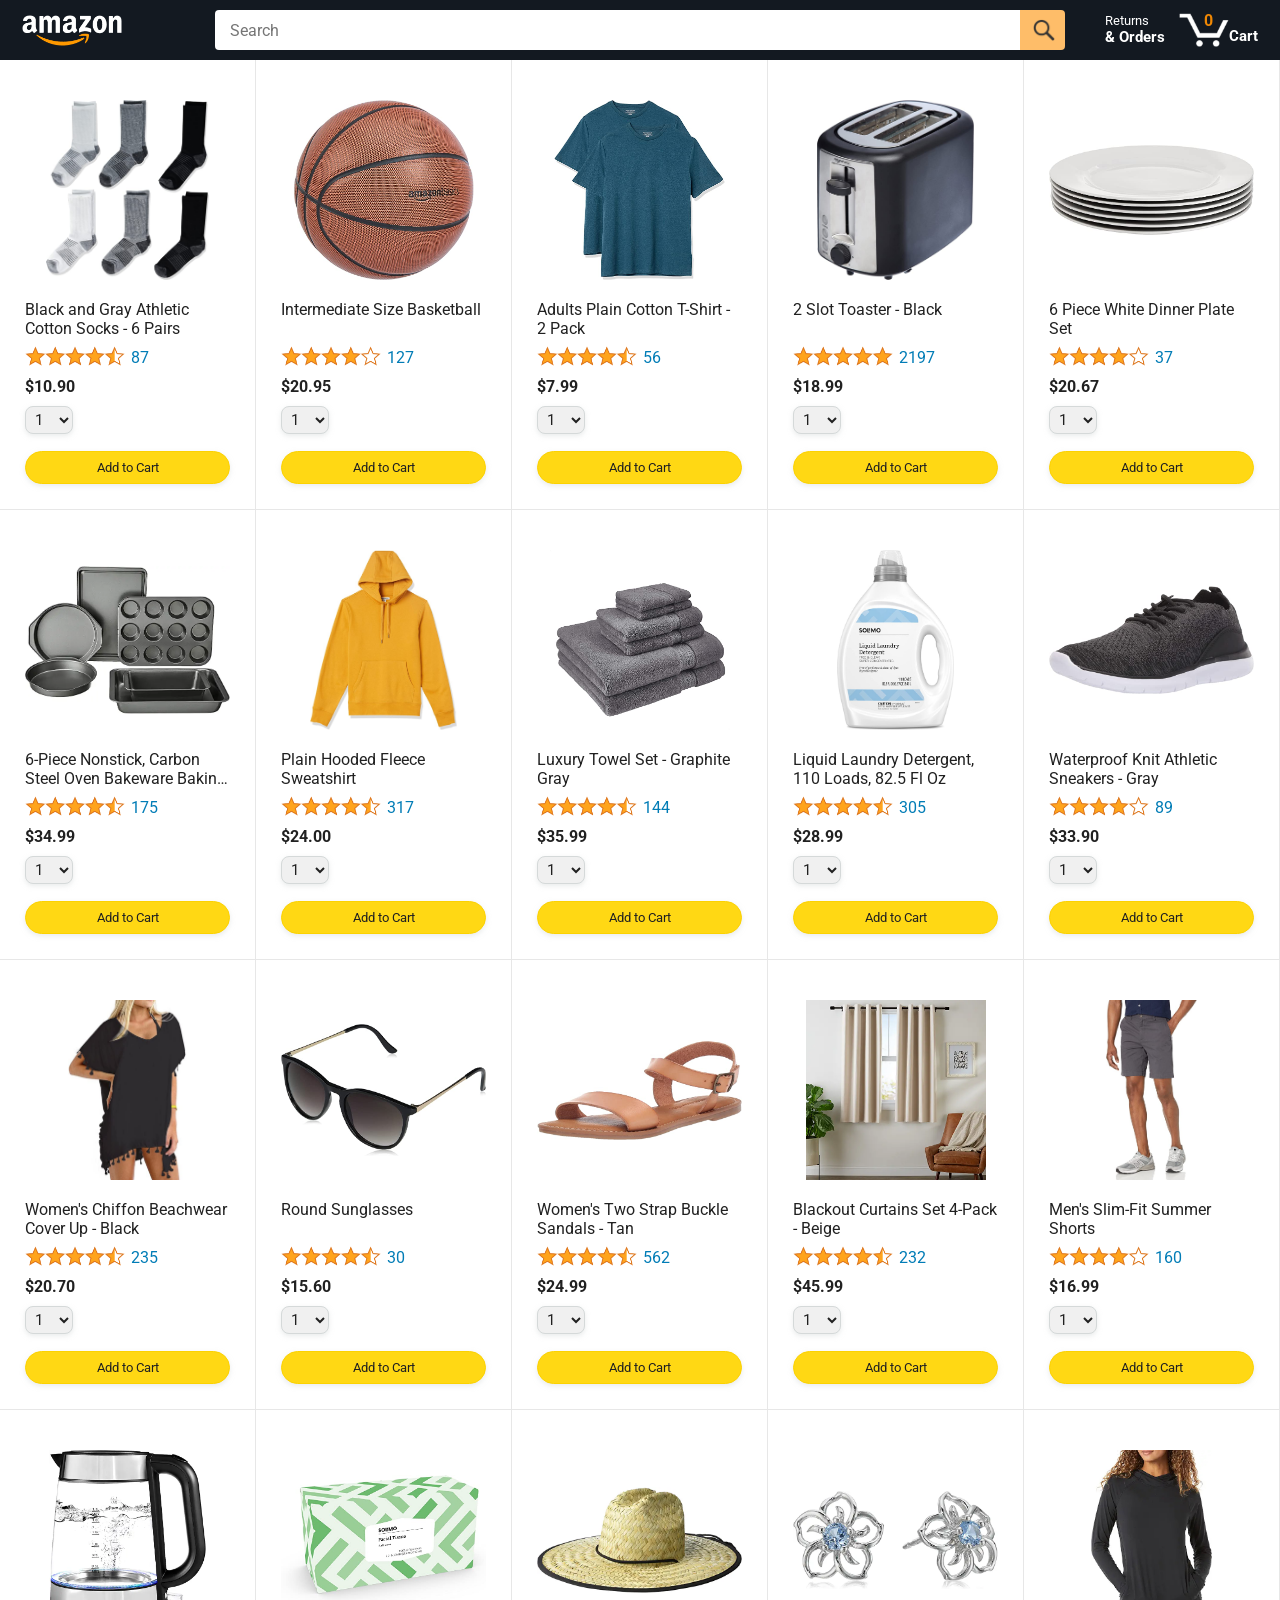
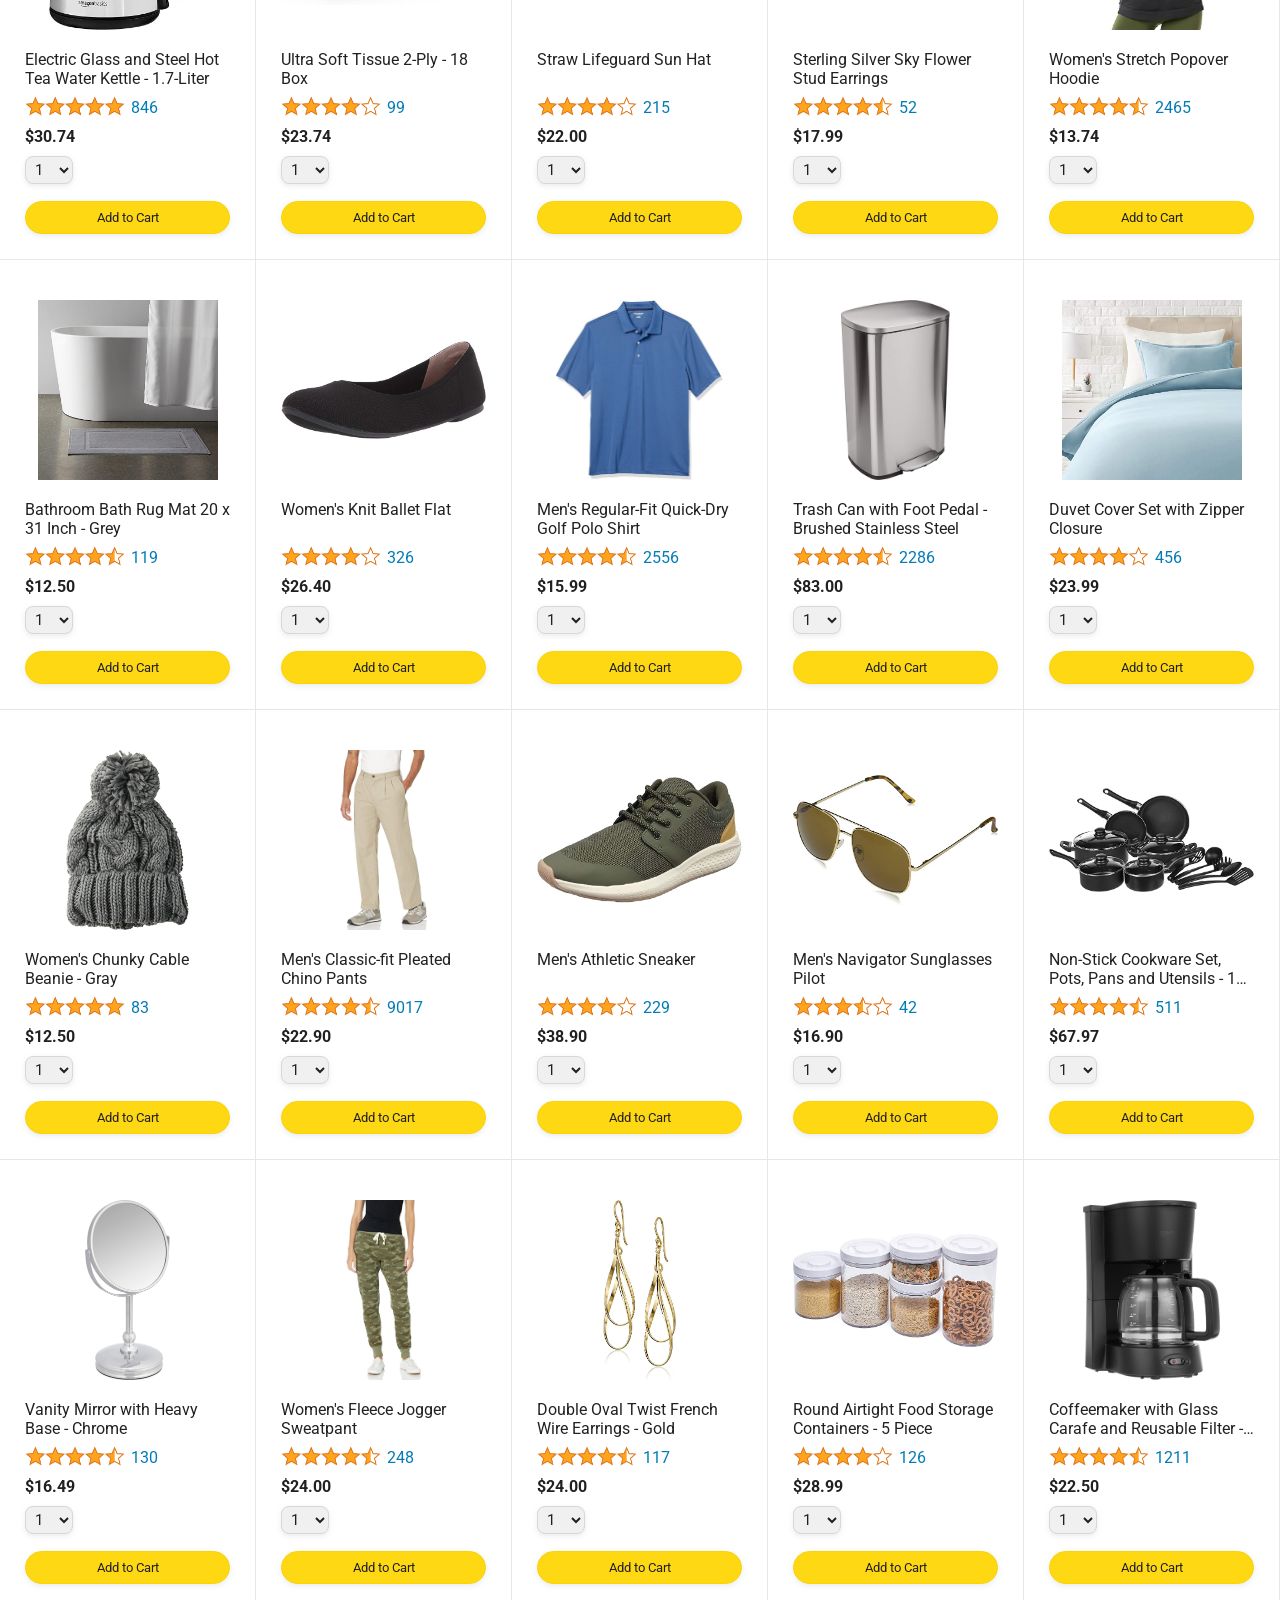
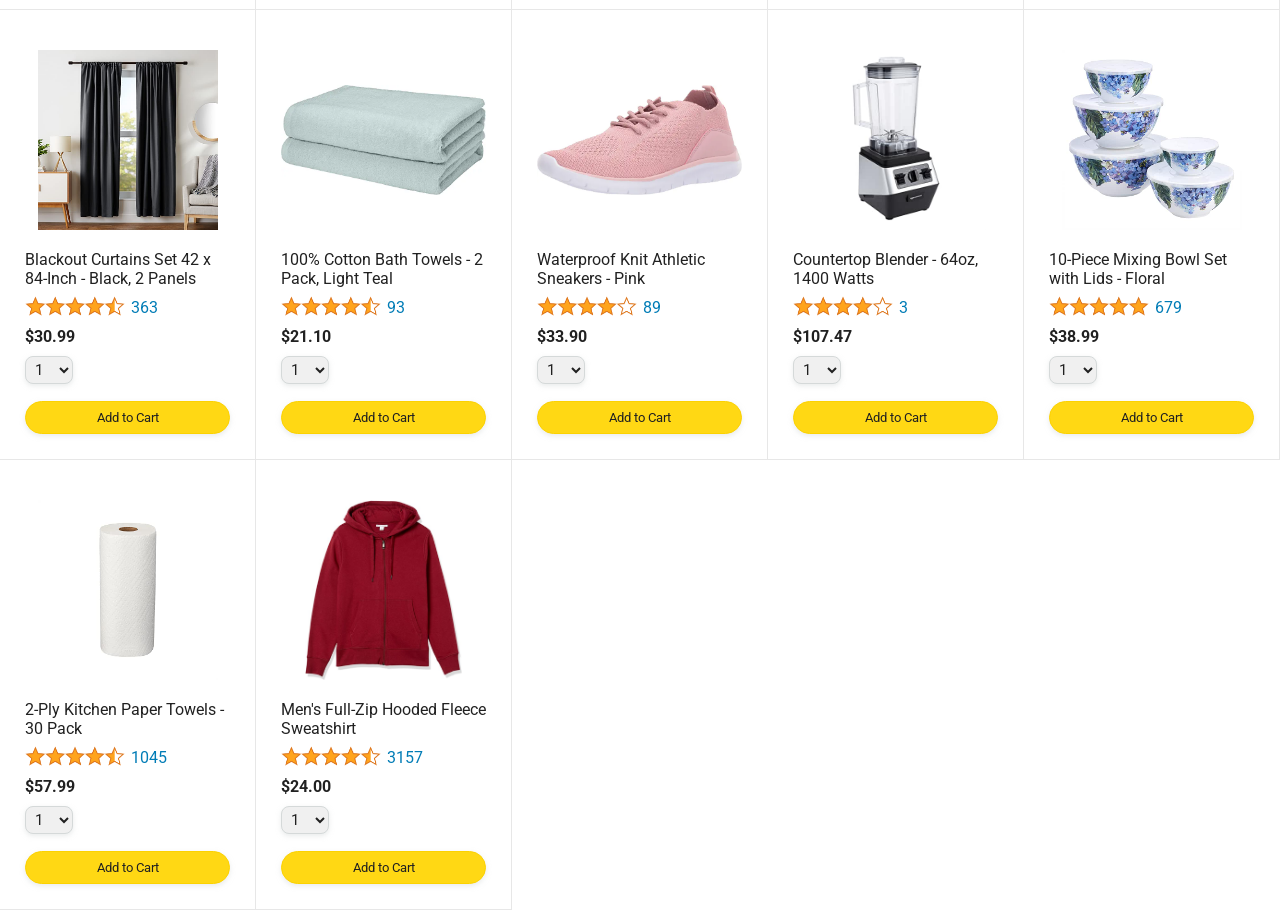
<file: index.html>
<!DOCTYPE html>
<html>
  <head>
    <title>Amazon Project</title>

    <meta name="viewport" content="width=device-width, initial-scale=1">

    <!-- Load a font called Roboto from Google Fonts -->
    <link rel="preconnect" href="https://fonts.googleapis.com">
    <link rel="preconnect" href="https://fonts.gstatic.com" crossorigin>
    <link href="https://fonts.googleapis.com/css2?family=Roboto:wght@400;500;700&display=swap" rel="stylesheet">

    
    <link rel="stylesheet" href="styles/shared/general.css">
    <link rel="stylesheet" href="styles/shared/amazon-header.css">
    <link rel="stylesheet" href="styles/pages/amazon.css">
  </head>



  <body>
    <div class="amazon-header">
      <div class="amazon-header-left-section">
        <a href="amazon.html" class="header-link">
          <img class="amazon-logo"
            src="images/amazon-logo-white.png">
          <img class="amazon-mobile-logo"
            src="images/amazon-mobile-logo-white.png">
        </a>
      </div>

      <div class="amazon-header-middle-section">
        <input class="search-bar" type="text" placeholder="Search">

        <button class="search-button">
          <img class="search-icon" src="images/icons/search-icon.png">
        </button>
      </div>

      <div class="amazon-header-right-section">
        <a class="orders-link header-link" href="orders.html">
          <span class="returns-text">Returns</span>
          <span class="orders-text">& Orders</span>
        </a>

        <a class="cart-link header-link" href="checkout.html">
          <img class="cart-icon" src="images/icons/cart-icon.png">
          <div class="cart-quantity js-cart-quantity">0     </div>
          <div class="cart-text">Cart</div>
        </a>
      </div>
    </div>
    
    <div class="main">
      <div class="products-grid 
      js-products-grid">
      </div>
    </div> 
   
    
    
    <script type="module" src="./scripts/amazon.js"></script>
  </body>
</html>
</file>
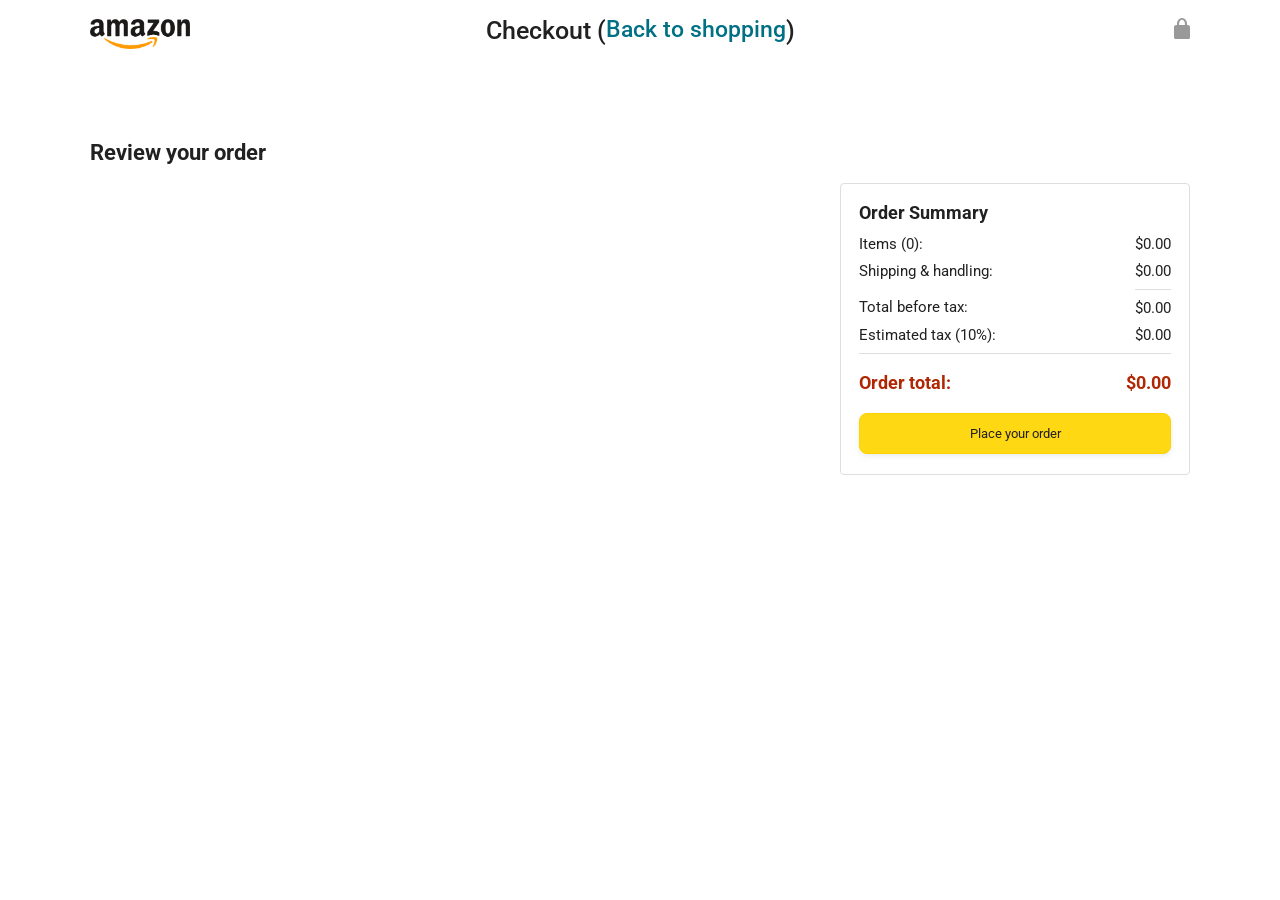
<file: checkout.html>
<!DOCTYPE html>
<html>
  <head>
    <title>Checkout</title>

    <meta name="viewport" content="width=device-width, initial-scale=1">

    <link rel="preconnect" href="https://fonts.googleapis.com">
    <link rel="preconnect" href="https://fonts.gstatic.com" crossorigin>
    <link href="https://fonts.googleapis.com/css2?family=Roboto:wght@400;500;700&display=swap" rel="stylesheet">

    <link rel="stylesheet" href="styles/shared/general.css">
    <link rel="stylesheet" href="styles/pages/checkout/checkout-header.css">
    <link rel="stylesheet" href="styles/pages/checkout/checkout.css">
  </head>

  <body>
    <div class="checkout-header">
      <div class="header-content">
        <div class="checkout-header-left-section">
          <a href="amazon.html">
            <img class="amazon-logo" src="images/amazon-logo.png">
            <img class="amazon-mobile-logo" src="images/amazon-mobile-logo.png">
          </a>
        </div>

        <div class="checkout-header-middle-section">
          Checkout (<a class="return-to-home-link" href="amazon.html">
            Back to shopping
          </a>)
        </div>

        <div class="checkout-header-right-section">
          <img src="images/icons/checkout-lock-icon.png">
        </div>
      </div>
    </div>

    <div class="main">
      <div class="page-title">Review your order</div>

      <div class="checkout-grid">

        <!-- cart items(dynamic) -->
        <div class="order-summary"></div>

        <!-- payment summary (dynamic) -->
        <div class="payment-summary"></div>

      </div>
    </div>

    <!-- connect checkout logic -->
    <script type="module" src="./scripts/checkout.js"></script>
  </body>
</html>
</file>
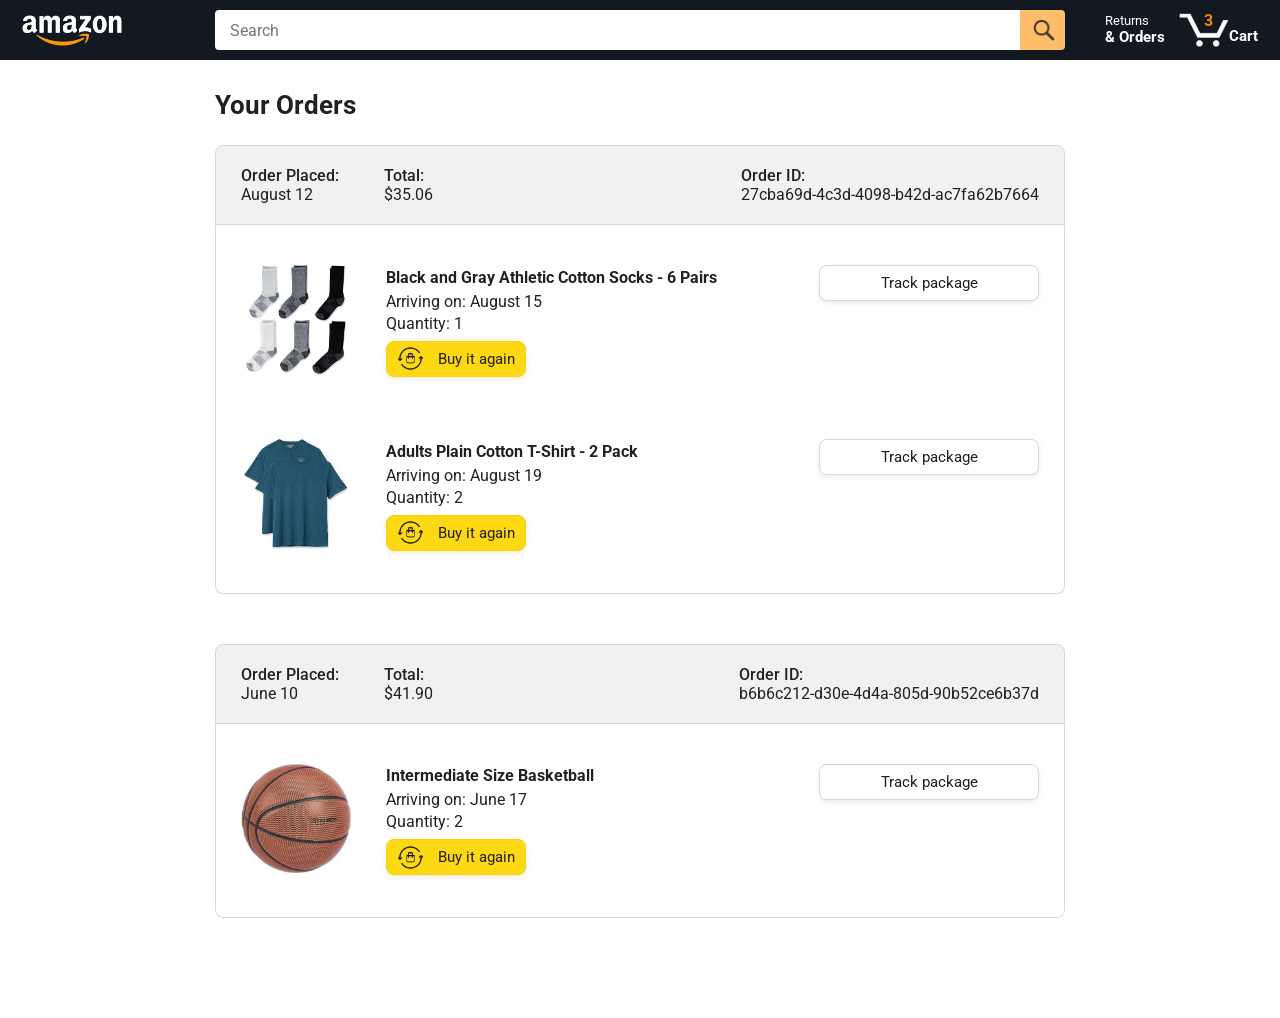
<file: orders.html>
<!DOCTYPE html>
<html>
  <head>
    <title>Orders</title>

    <!--Responsive design = make the website look good on
      smaller screen sizes like a phone or a tablet -->
    <meta name="viewport" content="width=device-width, initial-scale=1">

    
    <link rel="preconnect" href="https://fonts.googleapis.com">
    <link rel="preconnect" href="https://fonts.gstatic.com" crossorigin>
    <link href="https://fonts.googleapis.com/css2?family=Roboto:wght@400;500;700&display=swap" rel="stylesheet">

    
    <link rel="stylesheet" href="styles/shared/general.css">
    <link rel="stylesheet" href="styles/shared/amazon-header.css">
    <link rel="stylesheet" href="styles/pages/orders.css">
  </head>
  <body>
    <div class="amazon-header">
      <div class="amazon-header-left-section">
        <a href="amazon.html" class="header-link">
          <img class="amazon-logo"
            src="images/amazon-logo-white.png">
          <img class="amazon-mobile-logo"
            src="images/amazon-mobile-logo-white.png">
        </a>
      </div>

      <div class="amazon-header-middle-section">
        <input class="search-bar" type="text" placeholder="Search">

        <button class="search-button">
          <img class="search-icon" src="images/icons/search-icon.png">
        </button>
      </div>

      <div class="amazon-header-right-section">
        <a class="orders-link header-link" href="orders.html">
          <span class="returns-text">Returns</span>
          <span class="orders-text">& Orders</span>
        </a>

        <a class="cart-link header-link" href="checkout.html">
          <img class="cart-icon" src="images/icons/cart-icon.png">
          <div class="cart-quantity">3</div>
          <div class="cart-text">Cart</div>
        </a>
      </div>
    </div>

    <div class="main">
      <div class="page-title">Your Orders</div>

      <div class="orders-grid">
        <div class="order-container">
          
          <div class="order-header">
            <div class="order-header-left-section">
              <div class="order-date">
                <div class="order-header-label">Order Placed:</div>
                <div>August 12</div>
              </div>
              <div class="order-total">
                <div class="order-header-label">Total:</div>
                <div>$35.06</div>
              </div>
            </div>

            <div class="order-header-right-section">
              <div class="order-header-label">Order ID:</div>
              <div>27cba69d-4c3d-4098-b42d-ac7fa62b7664</div>
            </div>
          </div>

          <div class="order-details-grid">
            <div class="product-image-container">
              <img src="images/products/athletic-cotton-socks-6-pairs.jpg">
            </div>

            <div class="product-details">
              <div class="product-name">
                Black and Gray Athletic Cotton Socks - 6 Pairs
              </div>
              <div class="product-delivery-date">
                Arriving on: August 15
              </div>
              <div class="product-quantity">
                Quantity: 1
              </div>
              <button class="buy-again-button button-primary">
                <img class="buy-again-icon" src="images/icons/buy-again.png">
                <span class="buy-again-message">Buy it again</span>
              </button>
            </div>

            <div class="product-actions">
              <a href="tracking.html">
                <button class="track-package-button button-secondary">
                  Track package
                </button>
              </a>
            </div>

            <div class="product-image-container">
              <img src="images/products/adults-plain-cotton-tshirt-2-pack-teal.jpg">
            </div>

            <div class="product-details">
              <div class="product-name">
                Adults Plain Cotton T-Shirt - 2 Pack
              </div>
              <div class="product-delivery-date">
                Arriving on: August 19
              </div>
              <div class="product-quantity">
                Quantity: 2
              </div>
              <button class="buy-again-button button-primary">
                <img class="buy-again-icon" src="images/icons/buy-again.png">
                <span class="buy-again-message">Buy it again</span>
              </button>
            </div>

            <div class="product-actions">
              <a href="tracking.html">
                <button class="track-package-button button-secondary">
                  Track package
                </button>
              </a>
            </div>
          </div>
        </div>

        <div class="order-container">

          <div class="order-header">
            <div class="order-header-left-section">
              <div class="order-date">
                <div class="order-header-label">Order Placed:</div>
                <div>June 10</div>
              </div>
              <div class="order-total">
                <div class="order-header-label">Total:</div>
                <div>$41.90</div>
              </div>
            </div>

            <div class="order-header-right-section">
              <div class="order-header-label">Order ID:</div>
              <div>b6b6c212-d30e-4d4a-805d-90b52ce6b37d</div>
            </div>
          </div>

          <div class="order-details-grid">
            <div class="product-image-container">
              <img src="images/products/intermediate-composite-basketball.jpg">
            </div>

            <div class="product-details">
              <div class="product-name">
                Intermediate Size Basketball
              </div>
              <div class="product-delivery-date">
                Arriving on: June 17
              </div>
              <div class="product-quantity">
                Quantity: 2
              </div>
              <button class="buy-again-button button-primary">
                <img class="buy-again-icon" src="images/icons/buy-again.png">
                <span class="buy-again-message">Buy it again</span>
              </button>
            </div>

            <div class="product-actions">
              <a href="tracking.html">
                <button class="track-package-button button-secondary">
                  Track package
                </button>
              </a>
            </div>
          </div>
        </div>
      </div>
    </div>
  </body>
</html>
</file>
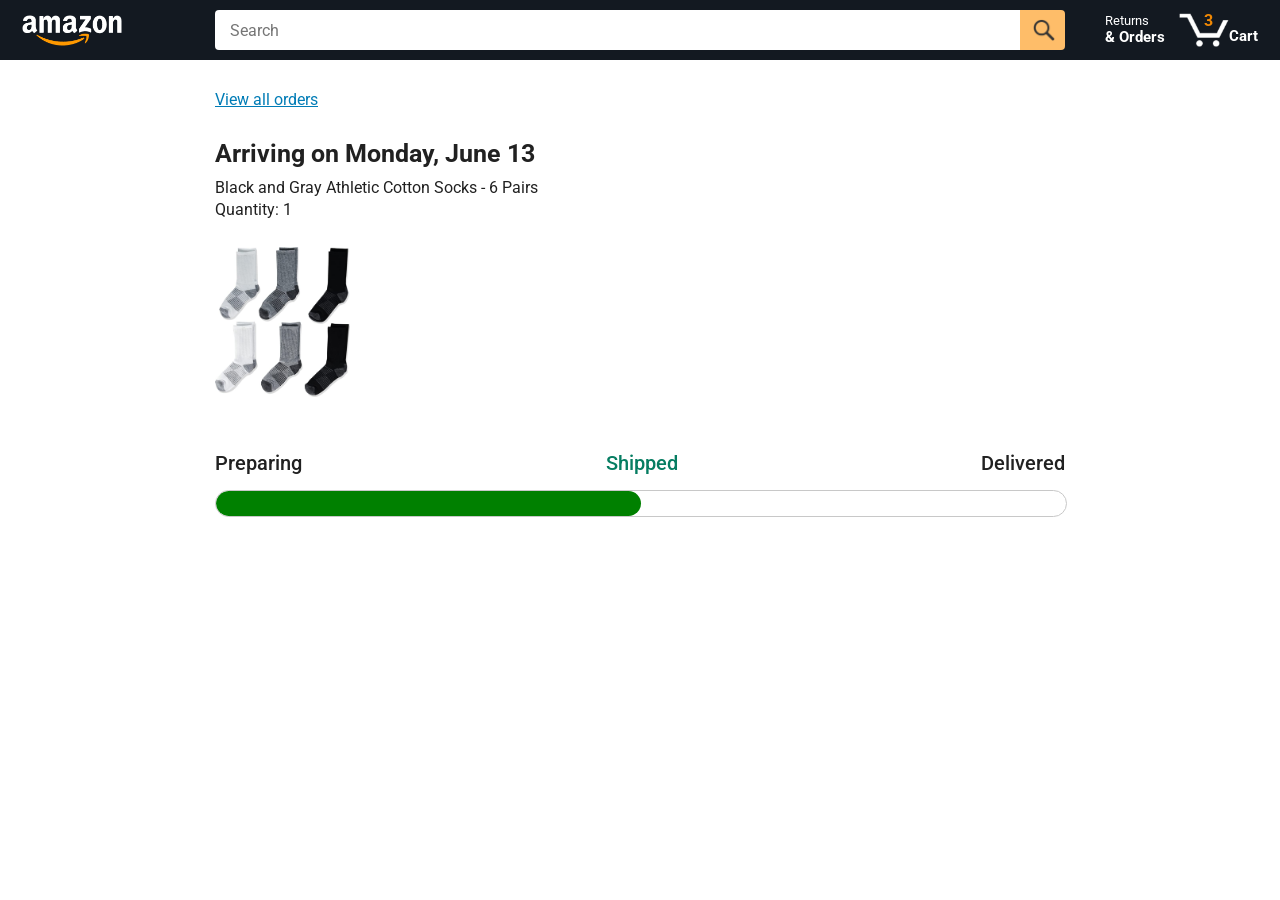
<file: tracking.html>
<!DOCTYPE html>
<html>
  <head>
    <title>Tracking</title>

    <meta name="viewport" content="width=device-width, initial-scale=1">

    <link rel="preconnect" href="https://fonts.googleapis.com">
    <link rel="preconnect" href="https://fonts.gstatic.com" crossorigin>
    <link href="https://fonts.googleapis.com/css2?family=Roboto:wght@400;500;700&display=swap" rel="stylesheet">

   
    <link rel="stylesheet" href="styles/shared/general.css">
    <link rel="stylesheet" href="styles/shared/amazon-header.css">
    <link rel="stylesheet" href="styles/pages/tracking.css">
  </head>
  <body>
    <div class="amazon-header">
      <div class="amazon-header-left-section">
        <a href="amazon.html" class="header-link">
          <img class="amazon-logo"
            src="images/amazon-logo-white.png">
          <img class="amazon-mobile-logo"
            src="images/amazon-mobile-logo-white.png">
        </a>
      </div>

      <div class="amazon-header-middle-section">
        <input class="search-bar" type="text" placeholder="Search">

        <button class="search-button">
          <img class="search-icon" src="images/icons/search-icon.png">
        </button>
      </div>

      <div class="amazon-header-right-section">
        <a class="orders-link header-link" href="orders.html">
          <span class="returns-text">Returns</span>
          <span class="orders-text">& Orders</span>
        </a>

        <a class="cart-link header-link" href="checkout.html">
          <img class="cart-icon" src="images/icons/cart-icon.png">
          <div class="cart-quantity">3</div>
          <div class="cart-text">Cart</div>
        </a>
      </div>
    </div>

    <div class="main">
      <div class="order-tracking">
        <a class="back-to-orders-link link-primary" href="orders.html">
          View all orders
        </a>

        <div class="delivery-date">
          Arriving on Monday, June 13
        </div>

        <div class="product-info">
          Black and Gray Athletic Cotton Socks - 6 Pairs
        </div>

        <div class="product-info">
          Quantity: 1
        </div>

        <img class="product-image" src="images/products/athletic-cotton-socks-6-pairs.jpg">

        <div class="progress-labels-container">
          <div class="progress-label">
            Preparing
          </div>
          <div class="progress-label current-status">
            Shipped
          </div>
          <div class="progress-label">
            Delivered
          </div>
        </div>

        <div class="progress-bar-container">
          <div class="progress-bar"></div>
        </div>
      </div>
    </div>
  </body>
</html>
</file>
<file: styles/shared/general.css>
body {
  font-family: Roboto, Arial;
  color: rgb(33, 33, 33);
  /* The <body> element has a default margin of 8px
     on all sides. This removes the default margins. */
  margin: 0;
}

/* <p> elements have a default margin on the top
   and bottom. This removes the default margins. */
p {
  margin: 0;
}

button {
  cursor: pointer;
}

select {
  cursor: pointer;
}

input, select, button {
  font-family: Roboto, Arial;
}

.button-primary {
  color: rgb(33, 33, 33);
  background-color: rgb(255, 216, 20);
  border: 1px solid rgb(252, 210, 0);
  border-radius: 8px;
  cursor: pointer;
  box-shadow: 0 2px 5px rgba(213, 217, 217, 0.5);
}

.button-primary:hover {
  background-color: rgb(247, 202, 0);
  border: 1px solid rgb(242, 194, 0);
}

.button-primary:active {
  background: rgb(255, 216, 20);
  border-color: rgb(252, 210, 0);
  box-shadow: none;
}

.button-secondary {
  color: rgb(33, 33, 33);
  background: white;
  border: 1px solid rgb(213, 217, 217);
  border-radius: 8px;
  cursor: pointer;
  box-shadow: 0 2px 5px rgba(213, 217, 217, 0.5);
}

.button-secondary:hover {
  background-color: rgb(247, 250, 250);
}

.button-secondary:active {
  background-color: rgb(237, 253, 255);
  box-shadow: none;
}

/* These styles will limit text to 2 lines. Anything
   beyond 2 lines will be replaced with "..."
   You can find this code by using an A.I. tool or by
   searching in Google.
   https://css-tricks.com/almanac/properties/l/line-clamp/ */
.limit-text-to-2-lines {
  display: -webkit-box;
  -webkit-line-clamp: 2;
  -webkit-box-orient: vertical;
  overflow: hidden;
}

.link-primary {
  color: rgb(1, 124, 182);
  cursor: pointer;
}

.link-primary:hover {
  color: rgb(196, 80, 0);
}

/* Styles for dropdown selectors. */
select {
  color: rgb(33, 33, 33);
  background-color: rgb(240, 240, 240);
  border: 1px solid rgb(213, 217, 217);
  border-radius: 8px;
  padding: 3px 5px;
  font-size: 15px;
  cursor: pointer;
  box-shadow: 0 2px 5px rgba(213, 217, 217, 0.5);
}

select:focus,
input:focus {
  outline: 2px solid rgb(255, 153, 0);
}
</file>
<file: styles/shared/amazon-header.css>
.amazon-header {
  background-color: rgb(19, 25, 33);
  color: white;
  padding-left: 15px;
  padding-right: 15px;

  display: flex;
  align-items: center;
  justify-content: space-between;

  position: fixed;
  top: 0;
  left: 0;
  right: 0;
  height: 60px;
}

.amazon-header-left-section {
  width: 180px;
}

@media (max-width: 800px) {
  .amazon-header-left-section {
    width: unset;
  }
}

.header-link {
  display: inline-block;
  padding: 6px;
  border-radius: 2px;
  cursor: pointer;
  text-decoration: none;
  border: 1px solid rgba(0, 0, 0, 0);
}

.header-link:hover {
  border: 1px solid white;
}

.amazon-logo {
  width: 100px;
  margin-top: 5px;
}

.amazon-mobile-logo {
  display: none;
}

@media (max-width: 575px) {
  .amazon-logo {
    display: none;
  }

  .amazon-mobile-logo {
    display: block;
    height: 35px;
    margin-top: 5px;
  }
}

.amazon-header-middle-section {
  flex: 1;
  max-width: 850px;
  margin-left: 10px;
  margin-right: 10px;
  display: flex;
}

.search-bar {
  flex: 1;
  width: 0;
  font-size: 16px;
  height: 38px;
  padding-left: 15px;
  border: none;
  border-top-left-radius: 4px;
  border-bottom-left-radius: 4px;
  border-top-right-radius: 0;
  border-bottom-right-radius: 0;
}

.search-button {
  background-color: rgb(254, 189, 105);
  border: none;
  width: 45px;
  height: 40px;
  border-top-right-radius: 4px;
  border-bottom-right-radius: 4px;
  flex-shrink: 0;
}

.search-icon {
  height: 22px;
  margin-left: 2px;
  margin-top: 3px;
}

.amazon-header-right-section {
  width: 180px;
  flex-shrink: 0;
  display: flex;
  justify-content: end;
}

.orders-link {
  color: white;
}

.returns-text {
  display: block;
  font-size: 13px;
}

.orders-text {
  display: block;
  font-size: 15px;
  font-weight: 700;
}

.cart-link {
  color: white;
  display: flex;
  align-items: center;
  position: relative;
}

.cart-icon {
  width: 50px;
}

.cart-text {
  margin-top: 12px;
  font-size: 15px;
  font-weight: 700;
}

.cart-quantity {
  color: rgb(240, 136, 4);
  font-size: 16px;
  font-weight: 700;

  position: absolute;
  top: 4px;
  left: 22px;
  
  width: 26px;
  text-align: center;
}
</file>
<file: styles/pages/amazon.css>
.main {
  margin-top: 60px;
}

.products-grid {
  display: grid;
  grid-template-columns: repeat(8, 1fr);
}

@media (max-width: 2000px) {
  .products-grid {
    grid-template-columns: repeat(7, 1fr);
  }
}


@media (max-width: 1600px) {
  .products-grid {
    grid-template-columns: repeat(6, 1fr);
  }
}

@media (max-width: 1300px) {
  .products-grid {
    grid-template-columns: repeat(5, 1fr);
  }
}

@media (max-width: 1000px) {
  .products-grid {
    grid-template-columns: repeat(4, 1fr);
  }
}

@media (max-width: 800px) {
  .products-grid {
    grid-template-columns: repeat(3, 1fr);
  }
}

@media (max-width: 575px) {
  .products-grid {
    grid-template-columns: repeat(2, 1fr);
  }
}

@media (max-width: 450px) {
  .products-grid {
    grid-template-columns: 1fr;
  }
}

.product-container {
  padding-top: 40px;
  padding-bottom: 25px;
  padding-left: 25px;
  padding-right: 25px;

  border-right: 1px solid rgb(231, 231, 231);
  border-bottom: 1px solid rgb(231, 231, 231);

  display: flex;
  flex-direction: column;
}

.product-image-container {
  display: flex;
  justify-content: center;
  align-items: center;

  height: 180px;
  margin-bottom: 20px;
}

.product-image {
 
  max-width: 100%;
  max-height: 100%;
}

.product-name {
  height: 40px;
  margin-bottom: 5px;
}

.product-rating-container {
  display: flex;
  align-items: center;
  margin-bottom: 10px;
}

.product-rating-stars {
  width: 100px;
  margin-right: 6px;
}

.product-rating-count {
  color: rgb(1, 124, 182);
  cursor: pointer;
  margin-top: 3px;
}

.product-price {
  font-weight: 700;
  margin-bottom: 10px;
}

.product-quantity-container {
  margin-bottom: 17px;
}

.product-spacer {
  flex: 1;
}

.added-to-cart {
  color: rgb(6, 125, 98);
  font-size: 16px;

  display: flex;
  align-items: center;
  margin-bottom: 8px;
  opacity: 0;
}

.added-to-cart img {
  height: 20px;
  margin-right: 5px;
}

.add-to-cart-button {
  width: 100%;
  padding: 8px;
  border-radius: 50px;
}
</file>
<file: styles/pages/checkout/checkout-header.css>
.checkout-header {
  height: 60px;
  padding-left: 30px;
  padding-right: 30px;
  background-color: white;

  display: flex;
  justify-content: center;

  position: fixed;
  top: 0;
  left: 0;
  right: 0;
  z-index: 1000;
}

.header-content {
  width: 100%;
  max-width: 1100px;

  display: flex;
  align-items: center;
}

.checkout-header-left-section {
  width: 150px;
}

.amazon-logo {
  width: 100px;
  margin-top: 12px;
}

.amazon-mobile-logo {
  display: none;
}


@media (max-width: 575px) {
  .checkout-header-left-section {
    width: auto;
  }

  .amazon-logo {
    display: none;
  }

  .amazon-mobile-logo {
    display: inline-block;
    height: 35px;
    margin-top: 5px;
  }
}

.checkout-header-middle-section {
  flex: 1;
  flex-shrink: 0;
  text-align: center;

  font-size: 25px;
  font-weight: 500;

  display: flex;
  justify-content: center;
}

.return-to-home-link {
  color: rgb(0, 113, 133);
  font-size: 23px;
  text-decoration: none;
  cursor: pointer;
}

@media (max-width: 1000px) {
  .checkout-header-middle-section {
    font-size: 20px;
    margin-right: 60px;
  }

  .return-to-home-link {
    font-size: 18px;
  }
}

@media (max-width: 575px) {
  .checkout-header-middle-section {
    margin-right: 5px;
  }
}

.checkout-header-right-section {
  text-align: right;
  width: 150px;
}

@media (max-width: 1000px) {
  .checkout-header-right-section {
    width: auto;
  }
}
</file>
<file: styles/pages/checkout/checkout.css>
.main {
  max-width: 1100px;
  padding-left: 30px;
  padding-right: 30px;

  margin-top: 140px;
  margin-bottom: 100px;

  /* margin-left- auto
     margin-right- auto
     Is a trick for centering an element horizontally
     without needing a container. */
  margin-left: auto;
  margin-right: auto;
}

.page-title {
  font-weight: 700;
  font-size: 22px;
  margin-bottom: 18px;
}

.checkout-grid {
  display: grid;
  grid-template-columns: 1fr 350px;
  column-gap: 12px;
  align-items: start;
}

@media (max-width: 1000px) {
  .main {
    max-width: 500px;
  }

  .checkout-grid {
    grid-template-columns: 1fr;
  }
}

.cart-item-container,
.payment-summary {
  border: 1px solid rgb(222, 222, 222);
  border-radius: 4px;
  padding: 18px;
}

.cart-item-container {
  margin-bottom: 12px;
}

.payment-summary {
  padding-bottom: 5px;
}

@media (max-width: 1000px) {
  .payment-summary {
    grid-row: 1;
    margin-bottom: 12px;
  }
}

.delivery-date {
  color: rgb(0, 118, 0);
  font-weight: 700;
  font-size: 19px;
  margin-top: 5px;
  margin-bottom: 22px;
}

.cart-item-details-grid {
  display: grid;
  grid-template-columns: 100px 1fr 1fr;
  column-gap: 25px;
}

@media (max-width: 1000px) {
  .cart-item-details-grid {
    grid-template-columns: 100px 1fr;
    row-gap: 30px;
  }
}

.product-image {
  max-width: 100%;
  max-height: 120px;
  margin-left: auto;
  margin-right: auto;
}

.product-name {
  font-weight: 700;
  margin-bottom: 8px;
}

.product-price {
  color: rgb(177, 39, 4);
  font-weight: 700;
  margin-bottom: 5px;
}

.product-quantity .link-primary {
  margin-left: 3px;
}

@media (max-width: 1000px) {
  .delivery-options {
    grid-column: 1 / span 2;
  }
}

.delivery-options-title {
  font-weight: 700;
  margin-bottom: 10px;
}

.delivery-option {
  display: grid;
  grid-template-columns: 24px 1fr;
  margin-bottom: 12px;
  cursor: pointer;
}

.delivery-option-input {
  margin-left: 0px;
  cursor: pointer;
}

.delivery-option-date {
  color: rgb(0, 118, 0);
  font-weight: 500;
  margin-bottom: 3px;
}

.delivery-option-price {
  color: rgb(120, 120, 120);
  font-size: 15px;
}

.payment-summary-title {
  font-weight: 700;
  font-size: 18px;
  margin-bottom: 12px;
}

.payment-summary-row {
  display: grid;
  grid-template-columns: 1fr auto;

  font-size: 15px;
  margin-bottom: 9px;
}

.payment-summary-money {
  text-align: right;
}

.subtotal-row .payment-summary-money {
  border-top: 1px solid rgb(222, 222, 222);
}

.subtotal-row div {
  padding-top: 9px;
}

.total-row {
  color: rgb(177, 39, 4);
  font-weight: 700;
  font-size: 18px;

  border-top: 1px solid rgb(222, 222, 222);
  padding-top: 18px;
}

.place-order-button {
  width: 100%;
  padding-top: 12px;
  padding-bottom: 12px;
  border-radius: 8px;

  margin-top: 11px;
  margin-bottom: 15px;
}
</file>
<file: styles/pages/orders.css>
.main {
  max-width: 850px;
  margin-top: 90px;
  margin-bottom: 100px;
  padding-left: 20px;
  padding-right: 20px;
  margin-left: auto;
  margin-right: auto;
}

.page-title {
  font-weight: 700;
  font-size: 26px;
  margin-bottom: 25px;
}

.orders-grid {
  display: grid;
  grid-template-columns: 1fr;
  row-gap: 50px;
}

.order-header {
  background-color: rgb(240, 242, 242);
  border: 1px solid rgb(213, 217, 217);

  display: flex;
  align-items: center;
  justify-content: space-between;

  padding: 20px 25px;
  border-top-left-radius: 8px;
  border-top-right-radius: 8px;
}

.order-header-left-section {
  display: flex;
  flex-shrink: 0;
}

.order-header-label {
  font-weight: 500;
}

.order-date,
.order-total {
  margin-right: 45px;
}

.order-header-right-section {
  flex-shrink: 1;
}

@media (max-width: 575px) {
  .order-header {
    flex-direction: column;
    align-items: start;
    line-height: 23px;
    padding: 15px;
  }

  .order-header-left-section {
    flex-direction: column;
  }

  .order-header-label {
    margin-right: 5px;
  }

  .order-date,
  .order-total {
    display: grid;
    grid-template-columns: auto 1fr;
    margin-right: 0;
  }

  .order-header-right-section {
    display: grid;
    grid-template-columns: auto 1fr;
  }
}

.order-details-grid {
  padding: 40px 25px;
  border: 1px solid rgb(213, 217, 217);
  border-top: none;
  border-bottom-left-radius: 8px;
  border-bottom-right-radius: 8px;

  display: grid;
  grid-template-columns: 110px 1fr 220px;
  column-gap: 35px;
  row-gap: 60px;
  align-items: center;
}

@media (max-width: 800px) {
  .order-details-grid {
    grid-template-columns: 110px 1fr;
    row-gap: 0;
    padding-bottom: 8px;
  }
}

@media (max-width: 450px) {
  .order-details-grid {
    grid-template-columns: 1fr;
  }
}

.product-image-container {
  text-align: center;
}

.product-image-container img {
  max-width: 110px;
  max-height: 110px;
}

.product-name {
  font-weight: 700;
  margin-bottom: 5px;
}

.product-delivery-date {
  margin-bottom: 3px;
}

.product-quantity {
  margin-bottom: 8px;
}

.buy-again-button {
  font-size: 15px;
  width: 140px;
  height: 36px;
  border-radius: 8px;

  display: flex;
  align-items: center;
  justify-content: center;
}

.buy-again-icon {
  width: 25px;
  margin-right: 15px;
}

.product-actions {
  align-self: start;
}

.track-package-button {
  width: 100%;
  font-size: 15px;
  padding: 8px;
}

@media (max-width: 800px) {
  .buy-again-button {
    margin-bottom: 10px;
  }

  .product-actions {
    grid-column: 2;
    margin-bottom: 30px;
  }

  .track-package-button {
    width: 140px;
  }
}

@media (max-width: 450px) {
  .product-image-container {
    text-align: center;
    margin-bottom: 25px;
  }

  .product-image-container img {
    max-width: 150px;
    max-height: 150px;
  }

  .product-name {
    margin-bottom: 10px;
  }

  .product-quantity {
    margin-bottom: 15px;
  }

  .buy-again-button {
    width: 100%;
    margin-bottom: 15px;
  }

  .product-actions {
    grid-column: auto;
    margin-bottom: 70px;
  }

  .track-package-button {
    width: 100%;
    padding: 12px;
  }
}
</file>
<file: styles/pages/tracking.css>
.main {
  max-width: 850px;
  margin-top: 90px;
  margin-bottom: 100px;
  padding-left: 30px;
  padding-right: 30px;
  margin-left: auto;
  margin-right: auto;
}

.back-to-orders-link {
  display: inline-block;
  margin-bottom: 30px;
}

.delivery-date {
  font-size: 25px;
  font-weight: 700;
  margin-bottom: 10px;
}

.product-info {
  margin-bottom: 3px;
}

.product-image {
  max-width: 150px;
  max-height: 150px;
  margin-top: 25px;
  margin-bottom: 50px;
}

.progress-labels-container {
  display: flex;
  justify-content: space-between;
  font-size: 20px;
  font-weight: 500;
  margin-bottom: 15px;
}

.current-status {
  color: rgb(6, 125, 98);
}

@media (max-width: 575px) {
  .progress-labels-container {
    font-size: 16px;
  }
}

@media (max-width: 450px) {
  .progress-labels-container {
    flex-direction: column;
    margin-bottom: 5px;
  }

  .progress-label {
    margin-bottom: 3px;
  }
}

.progress-bar-container {
  height: 25px;
  width: 100%;

  border: 1px solid rgb(200, 200, 200);
  border-radius: 50px;
  overflow: hidden;
}

.progress-bar {
  height: 100%;
  background-color: green;
  border-radius: 50px;
  width: 50%;
}
</file>
